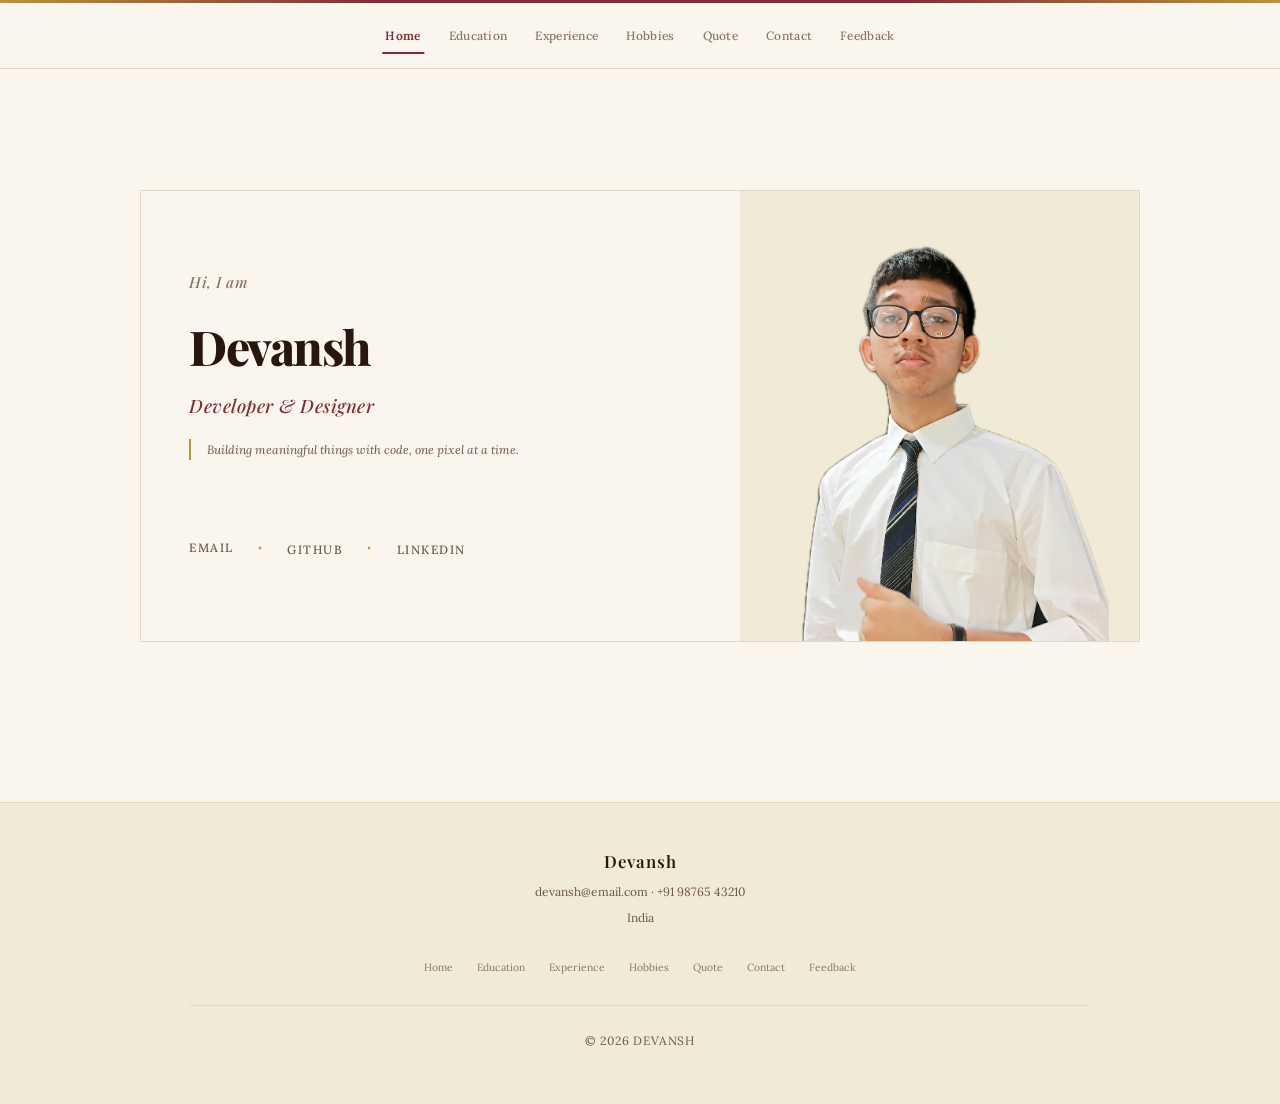
<file: HTML & CSS/index.html>
<!DOCTYPE html>
<html lang="en">

<head>
  <meta charset="UTF-8">
  <meta name="viewport" content="width=device-width, initial-scale=1.0">
  <title>Devansh — Personal Portfolio</title>
  <meta name="description" content="Welcome to Devansh's personal portfolio website.">
  <link rel="stylesheet" href="css/common.css">
  <link rel="stylesheet" href="css/home.css">
</head>

<body>

  <!-- NAVIGATION BAR -->

  <nav class="navbar">

    <div class="nav-container">

      <!-- Each <a> is a hyperlink to another page (W3: https://www.w3schools.com/tags/tag_a.asp) -->
      <!-- The "active" class highlights the current page link -->
      <a href="index.html" class="active">Home</a>
      <a href="education.html">Education</a>
      <a href="experience.html">Experience</a>
      <a href="hobbies.html">Hobbies</a>
      <a href="quote.html">Quote</a>
      <a href="contact.html">Contact</a>
      <a href="feedback.html">Feedback</a>

    </div>
  </nav>

  <!-- main card -->
  <main>
    <section class="hero-section" id="hero-section">

      <!-- .hero-card is the bordered card container -->
      <div class="hero-card">

        <!-- Left column: text content -->
        <div class="hero-left">
          <p class="greeting">Hi, I am</p>
          <h1>Devansh</h1>
          <p class="hero-role">Developer &amp; Designer</p>
          <p class="tagline">Building meaningful things with code, one pixel at a time.</p>


          <!-- Social links at the bottom of the left column -->
          <div class="home-links">
            <a href="mailto:devansh@email.com" title="Email me" aria-label="Email">Email</a>
            <a href="https://github.com/devansh" target="_blank" rel="noopener" title="GitHub" aria-label="GitHub">GitHub</a>
            <a href="https://linkedin.com/in/devansh" target="_blank" rel="noopener" title="LinkedIn" aria-label="LinkedIn">LinkedIn</a>
          </div>
        </div>

        <!-- Right column: portrait photo -->
        <div class="hero-right">
          <img
            src="images/My_Portrait.png"
            alt="Photo of Devansh — wearing formal shirt and tie"
            class="hero-portrait"
            id="profile-photo"
          >
        </div>

      </div>
    </section>
  </main>

  <!-- footer -->
  <footer class="footer">
    <div class="footer-content">

      <!-- Footer heading -->
      <h3>Devansh</h3>

      <!-- Contact details — plain text, no emojis -->
      <p>devansh@email.com · +91 98765 43210</p>
      <p>India</p>

      <!-- Page navigation links repeated in the footer -->
      <div class="footer-links">
        <a href="index.html">Home</a>
        <a href="education.html">Education</a>
        <a href="experience.html">Experience</a>
        <a href="hobbies.html">Hobbies</a>
        <a href="quote.html">Quote</a>
        <a href="contact.html">Contact</a>
        <a href="feedback.html">Feedback</a>
      </div>

      <!-- Copyright line -->
      <div class="footer-bottom">
        <p>&copy; 2026 Devansh</p>
      </div>

    </div>
  </footer>

</body>
</html>
</file>
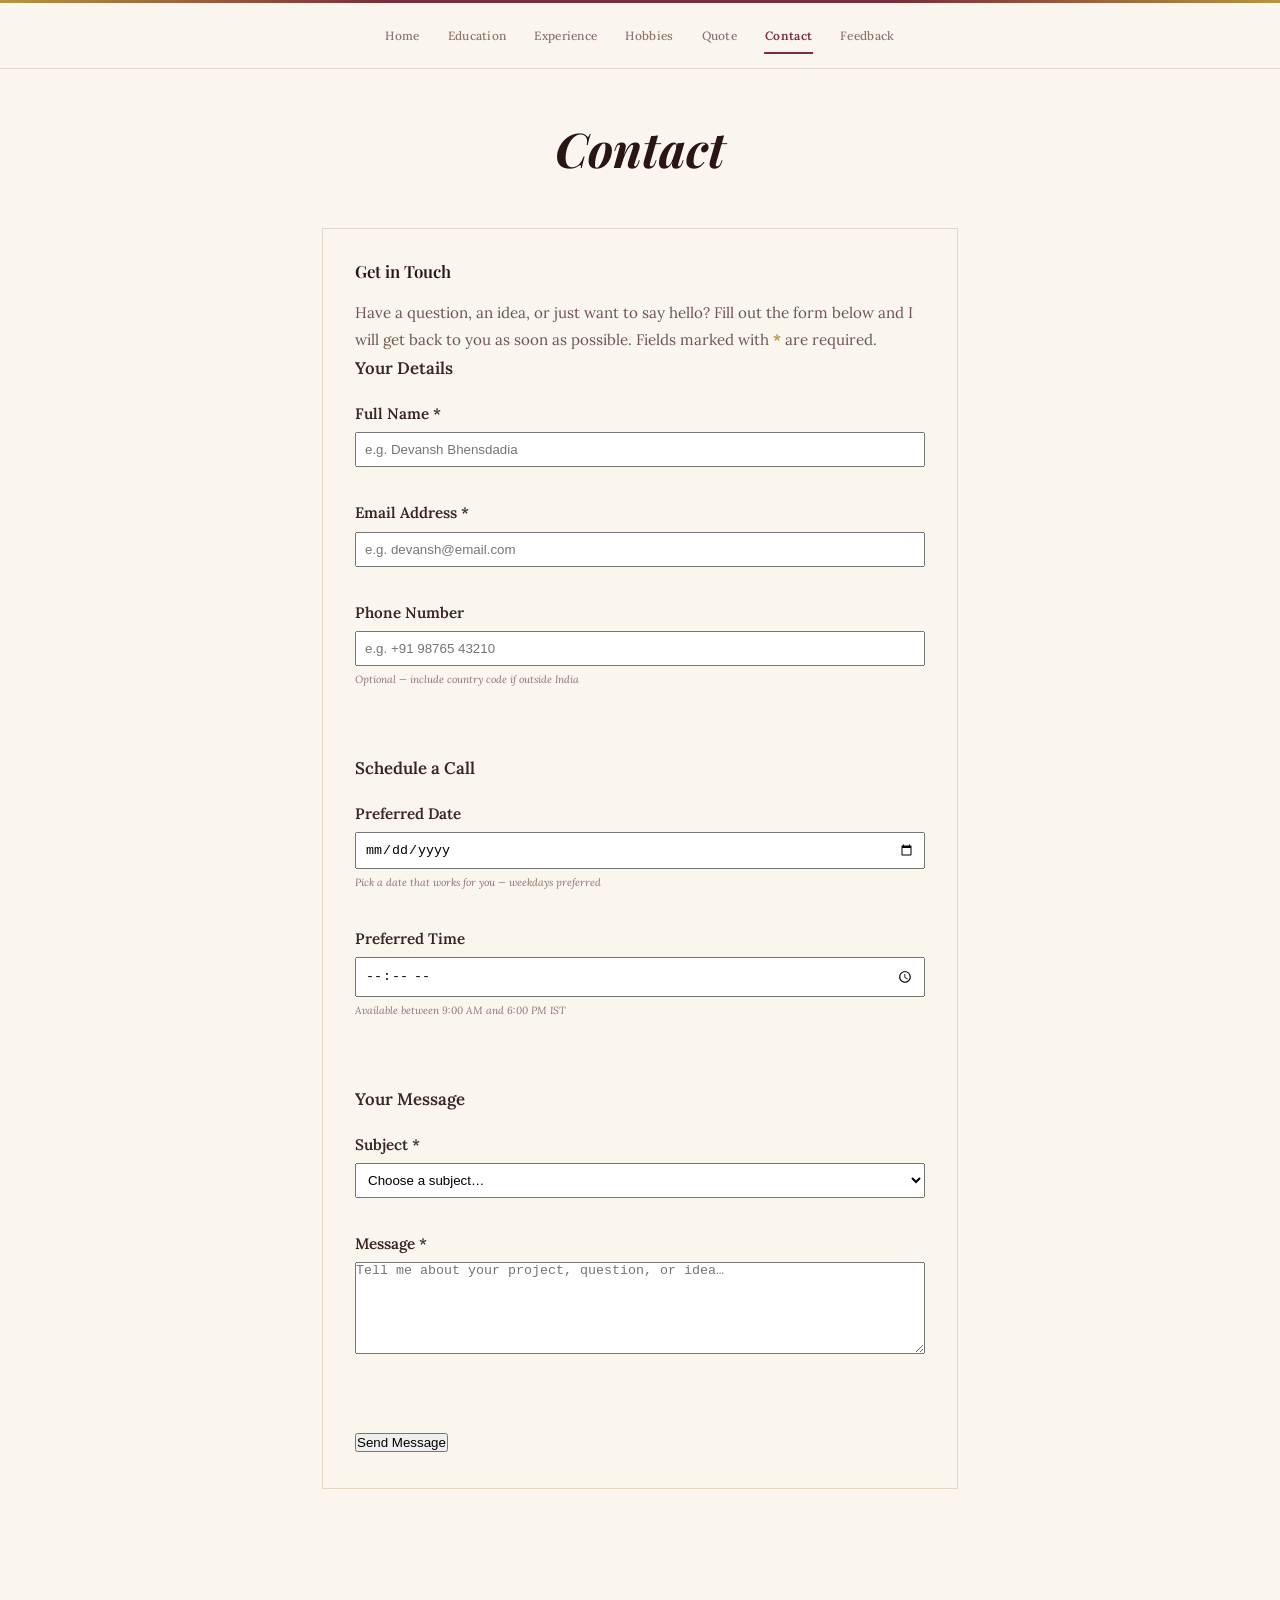
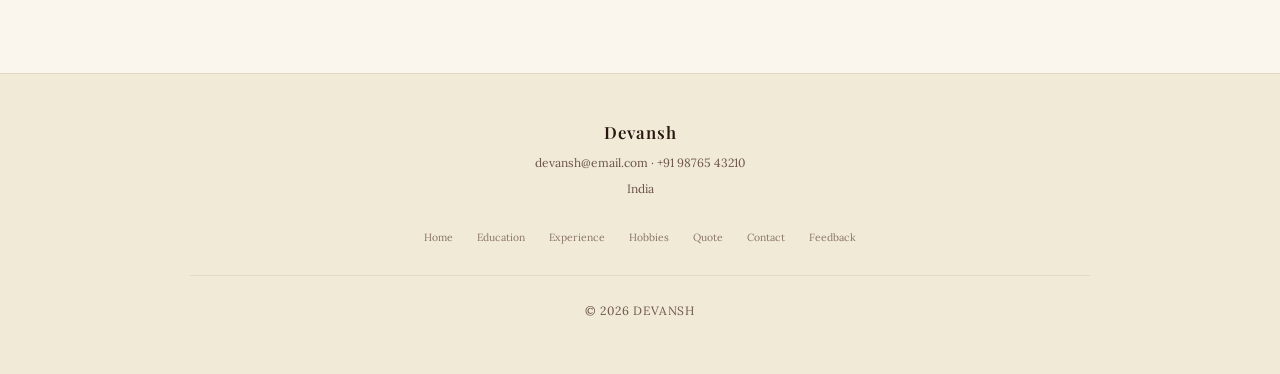
<file: HTML & CSS/contact.html>
<!DOCTYPE html>
<html lang="en">
<head>
  <meta charset="UTF-8">
  <meta name="viewport" content="width=device-width, initial-scale=1.0">
  <title>Contact — Devansh</title>
  <link rel="stylesheet" href="css/common.css">
  <link rel="stylesheet" href="css/contact.css">
</head>
<body>

  <!-- NAVIGATION BAR -->
  <nav class="navbar">
    <div class="nav-container">
      <a href="index.html">Home</a>
      <a href="education.html">Education</a>
      <a href="experience.html">Experience</a>
      <a href="hobbies.html">Hobbies</a>
      <a href="quote.html">Quote</a>
      <a href="contact.html" class="active">Contact</a>
      <a href="feedback.html">Feedback</a>
    </div>
  </nav>

  <!-- PAGE CONTENT -->
  <main class="page-wrapper">

    <!-- Page heading -->
    <h1 class="page-title">Contact</h1>

    <!-- .content-card wraps everything in a thin bordered box -->
    <div class="content-card">

      <!-- Card heading -->
      <h2>Get in Touch</h2>

      <!-- form's purpose. -->
      <p>
        Have a question, an idea, or just want to say hello? Fill out the
        form below and I will get back to you as soon as possible. Fields
        marked with <strong>*</strong> are required.
      </p>

      <!-- THE FORM -->
      <form action="#" method="post" id="contact-form">


        <!-- FIELDSET 1:-->
        <fieldset>
          <legend>Your Details</legend>

          <div class="form-group">
            <label for="contact-name">Full Name *</label>
            <input
              type="text"
              id="contact-name"
              name="full_name"
              placeholder="e.g. Devansh Bhensdadia"
              required
            >
          </div>

          <div class="form-group">
            <label for="contact-email">Email Address *</label>
            <input
              type="email"
              id="contact-email"
              name="email"
              placeholder="e.g. devansh@email.com"
              required
            >
          </div>

          <div class="form-group">
            <label for="contact-phone">Phone Number</label>
            <input
              type="tel"
              id="contact-phone"
              name="phone"
              placeholder="e.g. +91 98765 43210"
            >
            <!-- .form-hint — helper text below the input -->
            <small class="form-hint">Optional — include country code if outside India</small>
          </div>

        </fieldset>


        <!-- FIELDSET 2: -->
        <fieldset>
          <legend>Schedule a Call</legend>

          <!-- Preferred Date -->
          <div class="form-group">
            <label for="contact-date">Preferred Date</label>
            <input
              type="date"
              id="contact-date"
              name="preferred_date"
              min="2026-04-10"
            >
            <small class="form-hint">Pick a date that works for you — weekdays preferred</small>
          </div>

          <!-- Preferred Time -->
          <div class="form-group">
            <label for="contact-time">Preferred Time</label>
            <input
              type="time"
              id="contact-time"
              name="preferred_time"
              min="09:00"
              max="18:00"
            >
            <small class="form-hint">Available between 9:00 AM and 6:00 PM IST</small>
          </div>

        </fieldset>


        <!-- FIELDSET 3: -->
        <fieldset>
          <legend>Your Message</legend>

          <!-- Subject  -->
          <div class="form-group">
            <label for="contact-subject">Subject *</label>
            <select id="contact-subject" name="subject" required>
              
              <option value="" disabled selected>Choose a subject…</option>

              <option value="general">General Enquiry</option>
              <option value="collaboration">Project Collaboration</option>
              <option value="freelance">Freelance Opportunity</option>
              <option value="feedback">Feedback on Portfolio</option>
              <option value="other">Other</option>
            </select>
          </div>

          <!-- Message Body -->
          <div class="form-group">
            <label for="contact-message">Message *</label>
            <textarea
              id="contact-message"
              name="message"
              placeholder="Tell me about your project, question, or idea…"
              rows="6"
              required
            ></textarea>
          </div>

        </fieldset>


        <!-- Submit Button -->
        <button type="submit">Send Message</button>

      </form>

    </div>
  </main>

  <!-- FOOTER -->
  <footer class="footer">
    <div class="footer-content">
      <h3>Devansh</h3>
      <p>devansh@email.com · +91 98765 43210</p>
      <p>India</p>
      <div class="footer-links">
        <a href="index.html">Home</a>
        <a href="education.html">Education</a>
        <a href="experience.html">Experience</a>
        <a href="hobbies.html">Hobbies</a>
        <a href="quote.html">Quote</a>
        <a href="contact.html">Contact</a>
        <a href="feedback.html">Feedback</a>
      </div>
      <div class="footer-bottom">
        <p>&copy; 2026 Devansh</p>
      </div>
    </div>
  </footer>

</body>
</html>
</file>
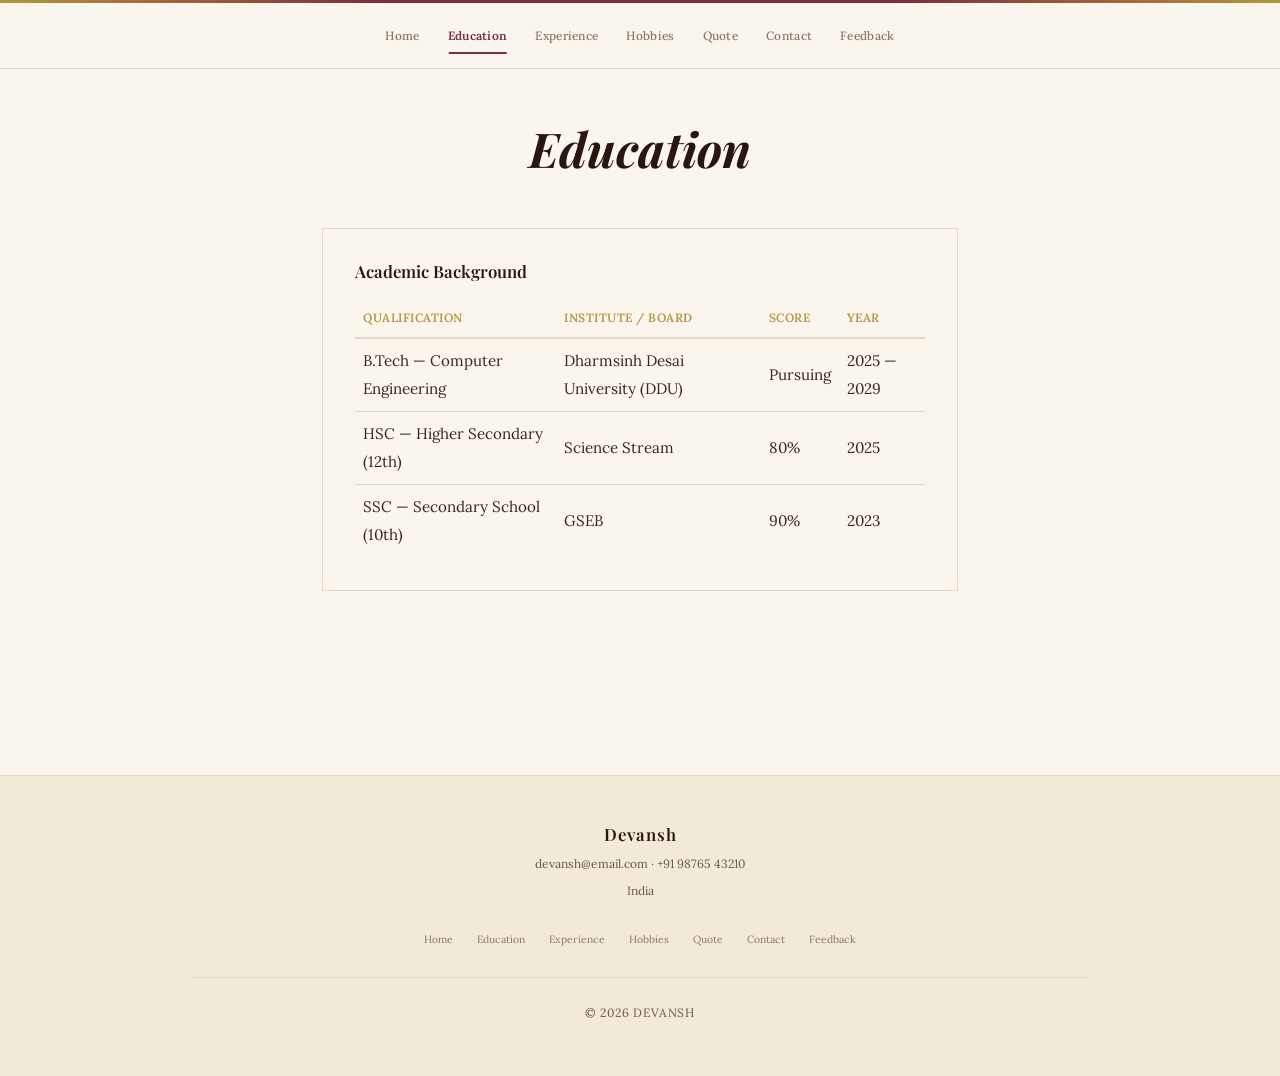
<file: HTML & CSS/education.html>
<!DOCTYPE html>
<html lang="en">
<head>
  <meta charset="UTF-8">
  <meta name="viewport" content="width=device-width, initial-scale=1.0">
  <title>Education — Devansh</title>
  <link rel="stylesheet" href="css/common.css">
  <link rel="stylesheet" href="css/education.css">
</head>
<body>

  <!-- Navbar -->
  <nav class="navbar">
    <div class="nav-container">
      <a href="index.html">Home</a>
      <a href="education.html" class="active">Education</a>
      <a href="experience.html">Experience</a>
      <a href="hobbies.html">Hobbies</a>
      <a href="quote.html">Quote</a>
      <a href="contact.html">Contact</a>
      <a href="feedback.html">Feedback</a>
    </div>
  </nav>

  <!-- Page content -->
  <main class="page-wrapper">
    <h1 class="page-title">Education</h1>

    <div class="content-card">
      <h2>Academic Background</h2>
      
      <table>
        <!-- Table header row -->
        <thead>
          <tr>
            <th>Qualification</th>
            <th>Institute / Board</th>
            <th>Score</th>
            <th>Year</th>
          </tr>
        </thead>
        <!-- Table body rows -->
        <tbody>
          <tr>
            <td>B.Tech — Computer Engineering</td>
            <td>Dharmsinh Desai University (DDU)</td>
            <td>Pursuing</td>
            <td>2025 — 2029</td>
          </tr>
          <tr>
            <td>HSC — Higher Secondary (12th)</td>
            <td>Science Stream</td>
            <td>80%</td>
            <td>2025</td>
          </tr>
          <tr>
            <td>SSC — Secondary School (10th)</td>
            <td>GSEB</td>
            <td>90%</td>
            <td>2023</td>
          </tr>
        </tbody>
      </table>
    </div>
  </main>

  <!-- Footer -->
  <footer class="footer">
    <div class="footer-content">
      <h3>Devansh</h3>
      <p>devansh@email.com · +91 98765 43210</p>
      <p>India</p>
      <div class="footer-links">
        <a href="index.html">Home</a>
        <a href="education.html">Education</a>
        <a href="experience.html">Experience</a>
        <a href="hobbies.html">Hobbies</a>
        <a href="quote.html">Quote</a>
        <a href="contact.html">Contact</a>
        <a href="feedback.html">Feedback</a>
      </div>
      <div class="footer-bottom">
        <p>&copy; 2026 Devansh</p>
      </div>
    </div>
  </footer>

</body>
</html>
</file>
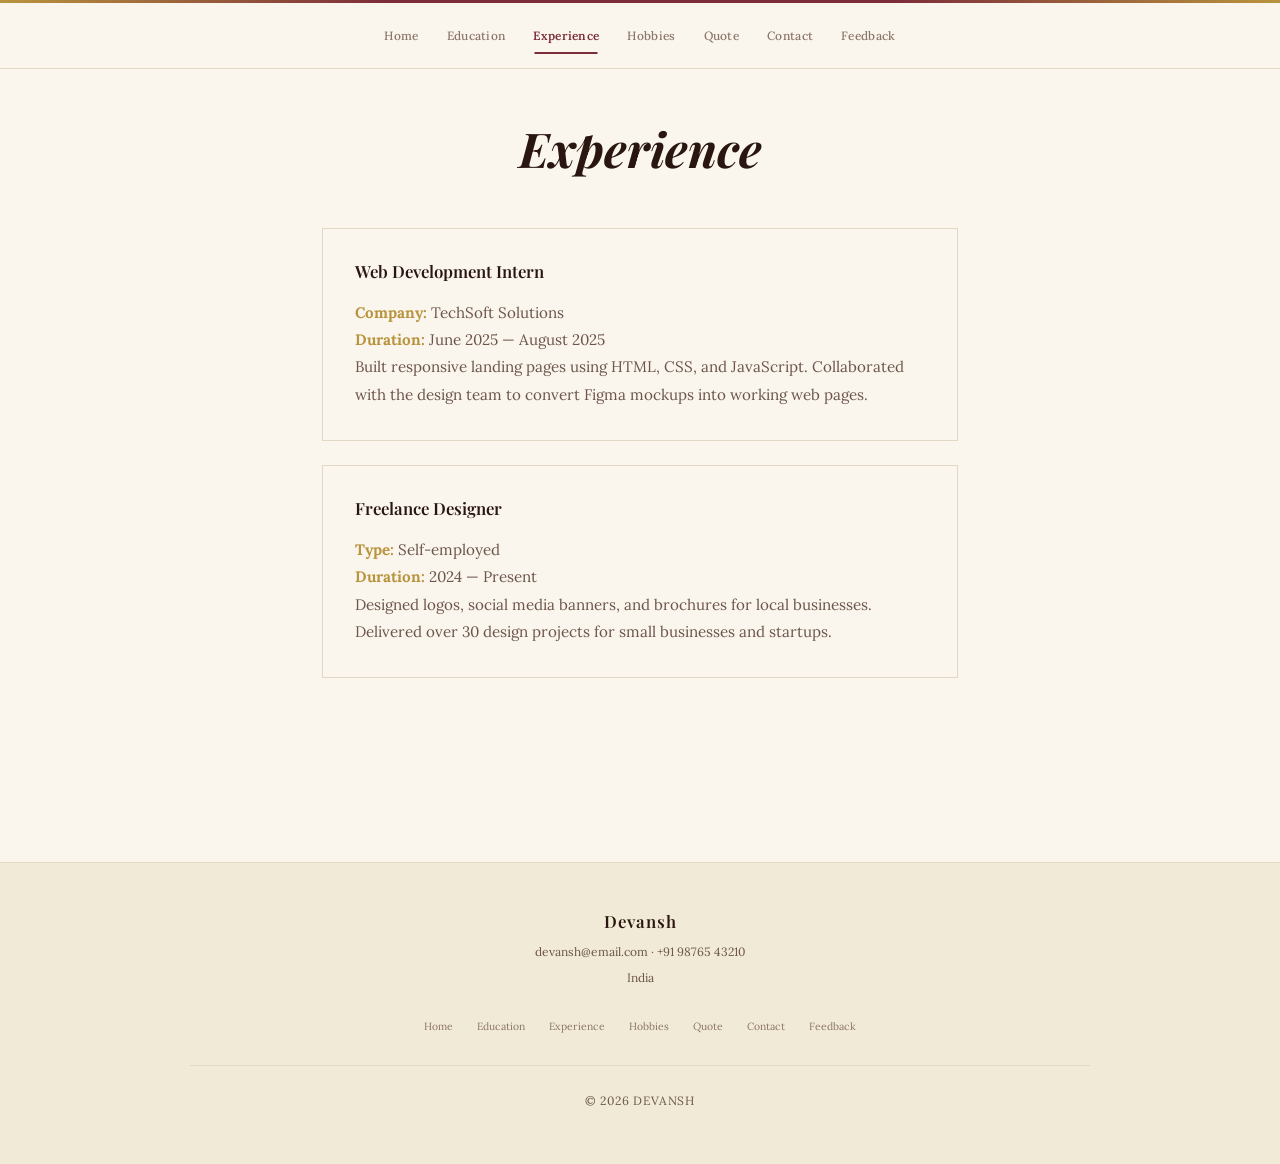
<file: HTML & CSS/experience.html>
<!DOCTYPE html>
<html lang="en">
<head>
  <meta charset="UTF-8">
  <meta name="viewport" content="width=device-width, initial-scale=1.0">
  <title>Experience — Devansh</title>
  <link rel="stylesheet" href="css/common.css">
</head>
<body>

  <!-- Navbar -->
  <nav class="navbar">
    <div class="nav-container">
      <a href="index.html">Home</a>
      <a href="education.html">Education</a>
      <a href="experience.html" class="active">Experience</a>
      <a href="hobbies.html">Hobbies</a>
      <a href="quote.html">Quote</a>
      <a href="contact.html">Contact</a>
      <a href="feedback.html">Feedback</a>
    </div>
  </nav>

  <!-- Page content -->
  <main class="page-wrapper">
    <h1 class="page-title">Experience</h1>

    <div class="content-card">
      <h2>Web Development Intern</h2>
      <p><strong>Company:</strong> TechSoft Solutions</p>
      <p><strong>Duration:</strong> June 2025 — August 2025</p>
      <p>Built responsive landing pages using HTML, CSS, and JavaScript. Collaborated with the design team to convert Figma mockups into working web pages.</p>
    </div>

    <div class="content-card">
      <h2>Freelance Designer</h2>
      <p><strong>Type:</strong> Self-employed</p>
      <p><strong>Duration:</strong> 2024 — Present</p>
      <p>Designed logos, social media banners, and brochures for local businesses. Delivered over 30 design projects for small businesses and startups.</p>
    </div>
  </main>

  <!-- Footer -->
  <footer class="footer">
    <div class="footer-content">
      <h3>Devansh</h3>
      <p>devansh@email.com · +91 98765 43210</p>
      <p>India</p>
      <div class="footer-links">
        <a href="index.html">Home</a>
        <a href="education.html">Education</a>
        <a href="experience.html">Experience</a>
        <a href="hobbies.html">Hobbies</a>
        <a href="quote.html">Quote</a>
        <a href="contact.html">Contact</a>
        <a href="feedback.html">Feedback</a>
      </div>
      <div class="footer-bottom">
        <p>&copy; 2026 Devansh</p>
      </div>
    </div>
  </footer>

</body>
</html>
</file>
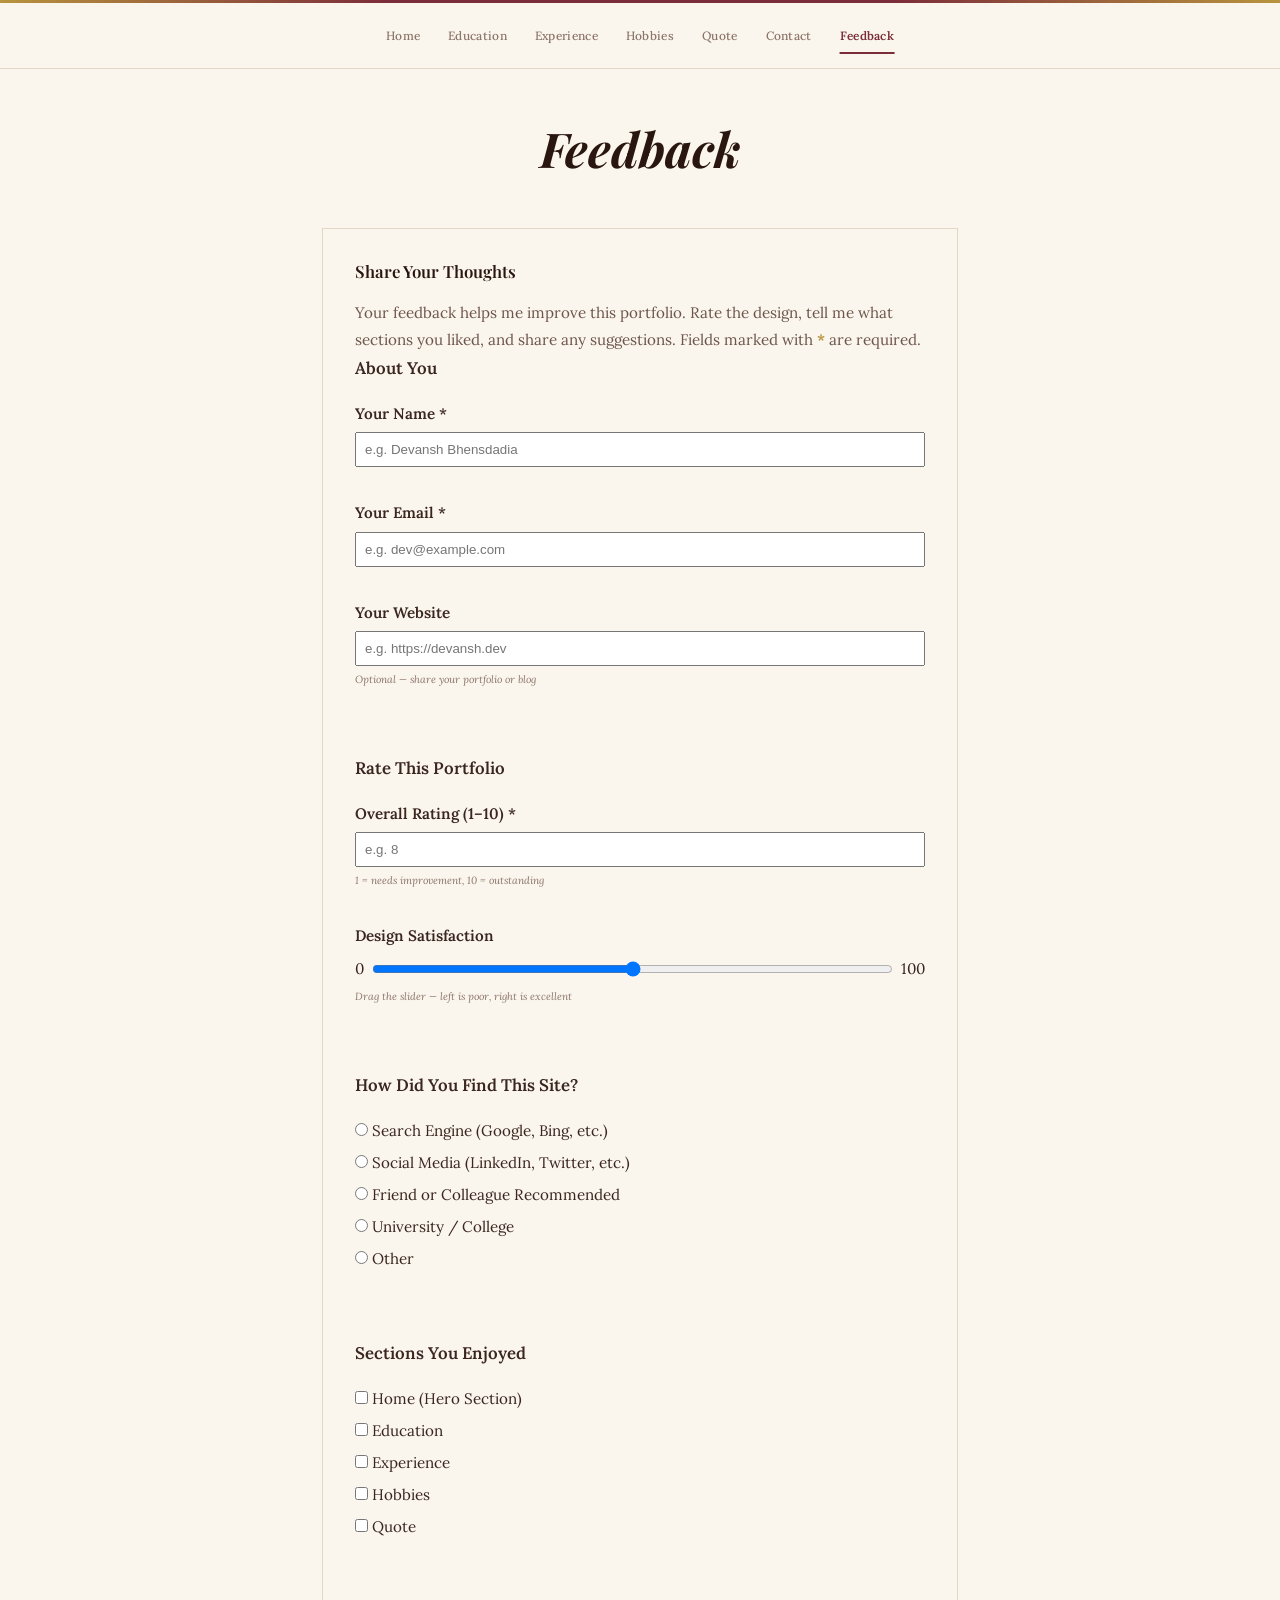
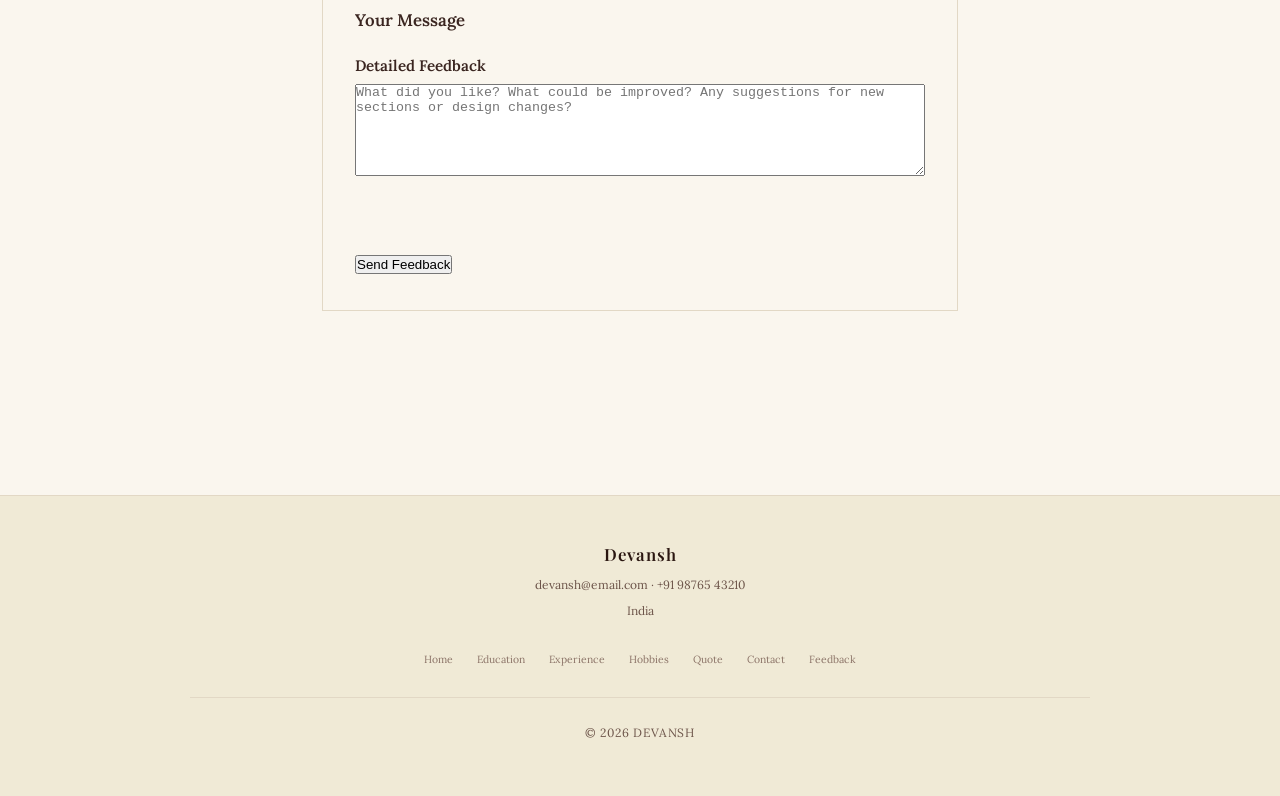
<file: HTML & CSS/feedback.html>
<!DOCTYPE html>
<html lang="en">
<head>
  <meta charset="UTF-8">
  <meta name="viewport" content="width=device-width, initial-scale=1.0">
  <title>Feedback — Devansh</title>
  <link rel="stylesheet" href="css/common.css">
  <link rel="stylesheet" href="css/feedback.css">
</head>
<body>

  <!-- NAVIGATION BAR -->
  <nav class="navbar">
    <div class="nav-container">
      <a href="index.html">Home</a>
      <a href="education.html">Education</a>
      <a href="experience.html">Experience</a>
      <a href="hobbies.html">Hobbies</a>
      <a href="quote.html">Quote</a>
      <a href="contact.html">Contact</a>
      <a href="feedback.html" class="active">Feedback</a>
    </div>
  </nav>

  <!-- PAGE CONTENT -->
  <main class="page-wrapper">

    <h1 class="page-title">Feedback</h1>

    <div class="content-card">

      <h2>Share Your Thoughts</h2>

      <p>
        Your feedback helps me improve this portfolio. Rate the design,
        tell me what sections you liked, and share any suggestions.
        Fields marked with <strong>*</strong> are required.
      </p>

      <!-- ──────────────────────────────────────────────────────────
           THE FORM
           ────────────────────────────────────────────────────────── -->
      <form action="#" method="post" id="feedback-form">


        <!-- FIELDSET 1: -->
        <fieldset>
          <legend>About You</legend>

          <!-- Name -->
          <div class="form-group">
            <label for="feedback-name">Your Name *</label>
            <input
              type="text"
              id="feedback-name"
              name="name"
              placeholder="e.g. Devansh Bhensdadia"
              required
            >
          </div>

          <!-- Email  -->
          <div class="form-group">
            <label for="feedback-email">Your Email *</label>
            <input
              type="email"
              id="feedback-email"
              name="email"
              placeholder="e.g. dev@example.com"
              required
            >
          </div>

          <!--Website-->
          <div class="form-group">
            <label for="feedback-website">Your Website</label>
            <input
              type="url"
              id="feedback-website"
              name="website"
              placeholder="e.g. https://devansh.dev"
            >
            <small class="form-hint">Optional — share your portfolio or blog</small>
          </div>

        </fieldset>


        <!-- FIELDSET 2: -->
        <fieldset>
          <legend>Rate This Portfolio</legend>

          <!-- Overall Rating -->
          <div class="form-group">
            <label for="feedback-rating">Overall Rating (1–10) *</label>
            <input
              type="number"
              id="feedback-rating"
              name="rating"
              min="1"
              max="10"
              step="1"
              placeholder="e.g. 8"
              required
            >
            <small class="form-hint">1 = needs improvement, 10 = outstanding</small>
          </div>

          <!-- Design Satisfaction  -->
          <div class="form-group">
            <label for="feedback-design">Design Satisfaction</label>
            <div class="range-wrap">
              <span>0</span>
              <input
                type="range"
                id="feedback-design"
                name="design_score"
                min="0"
                max="100"
                value="50"
              >
              <span>100</span>
            </div>
            <small class="form-hint">Drag the slider — left is poor, right is excellent</small>
          </div>

        </fieldset>


        <!-- FIELDSET 3: -->
        <fieldset>
          <legend>How Did You Find This Site?</legend>

          <div class="form-group">

            <label class="option-label">
              <input type="radio" name="referral" value="search_engine">
              Search Engine (Google, Bing, etc.)
            </label>

            <label class="option-label">
              <input type="radio" name="referral" value="social_media">
              Social Media (LinkedIn, Twitter, etc.)
            </label>

            <label class="option-label">
              <input type="radio" name="referral" value="friend">
              Friend or Colleague Recommended
            </label>

            <label class="option-label">
              <input type="radio" name="referral" value="university">
              University / College
            </label>

            <label class="option-label">
              <input type="radio" name="referral" value="other">
              Other
            </label>

          </div>
        </fieldset>


        <!-- FIELDSET 4: -->
        <fieldset>
          <legend>Sections You Enjoyed</legend>

          <div class="form-group">

            <label class="option-label">
              <input type="checkbox" name="enjoyed_sections" value="home">
              Home (Hero Section)
            </label>

            <label class="option-label">
              <input type="checkbox" name="enjoyed_sections" value="education">
              Education
            </label>

            <label class="option-label">
              <input type="checkbox" name="enjoyed_sections" value="experience">
              Experience
            </label>


            <label class="option-label">
              <input type="checkbox" name="enjoyed_sections" value="hobbies">
              Hobbies
            </label>

            <label class="option-label">
              <input type="checkbox" name="enjoyed_sections" value="quote">
              Quote
            </label>

          </div>
        </fieldset>



        <!-- FIELDSET 5:  -->
        <fieldset>
          <legend>Your Message</legend>

          <div class="form-group">
            <label for="feedback-message">Detailed Feedback</label>
            <textarea
              id="feedback-message"
              name="message"
              placeholder="What did you like? What could be improved? Any suggestions for new sections or design changes?"
              rows="6"
            ></textarea>
          </div>
        </fieldset>


        <!-- Submit Button  -->
        <button type="submit">Send Feedback</button>

      </form>

    </div>
  </main>

  <!-- FOOTER -->
  <footer class="footer">
    <div class="footer-content">
      <h3>Devansh</h3>
      <p>devansh@email.com · +91 98765 43210</p>
      <p>India</p>
      <div class="footer-links">
        <a href="index.html">Home</a>
        <a href="education.html">Education</a>
        <a href="experience.html">Experience</a>
        <a href="hobbies.html">Hobbies</a>
        <a href="quote.html">Quote</a>
        <a href="contact.html">Contact</a>
        <a href="feedback.html">Feedback</a>
      </div>
      <div class="footer-bottom">
        <p>&copy; 2026 Devansh</p>
      </div>
    </div>
  </footer>

</body>
</html>
</file>
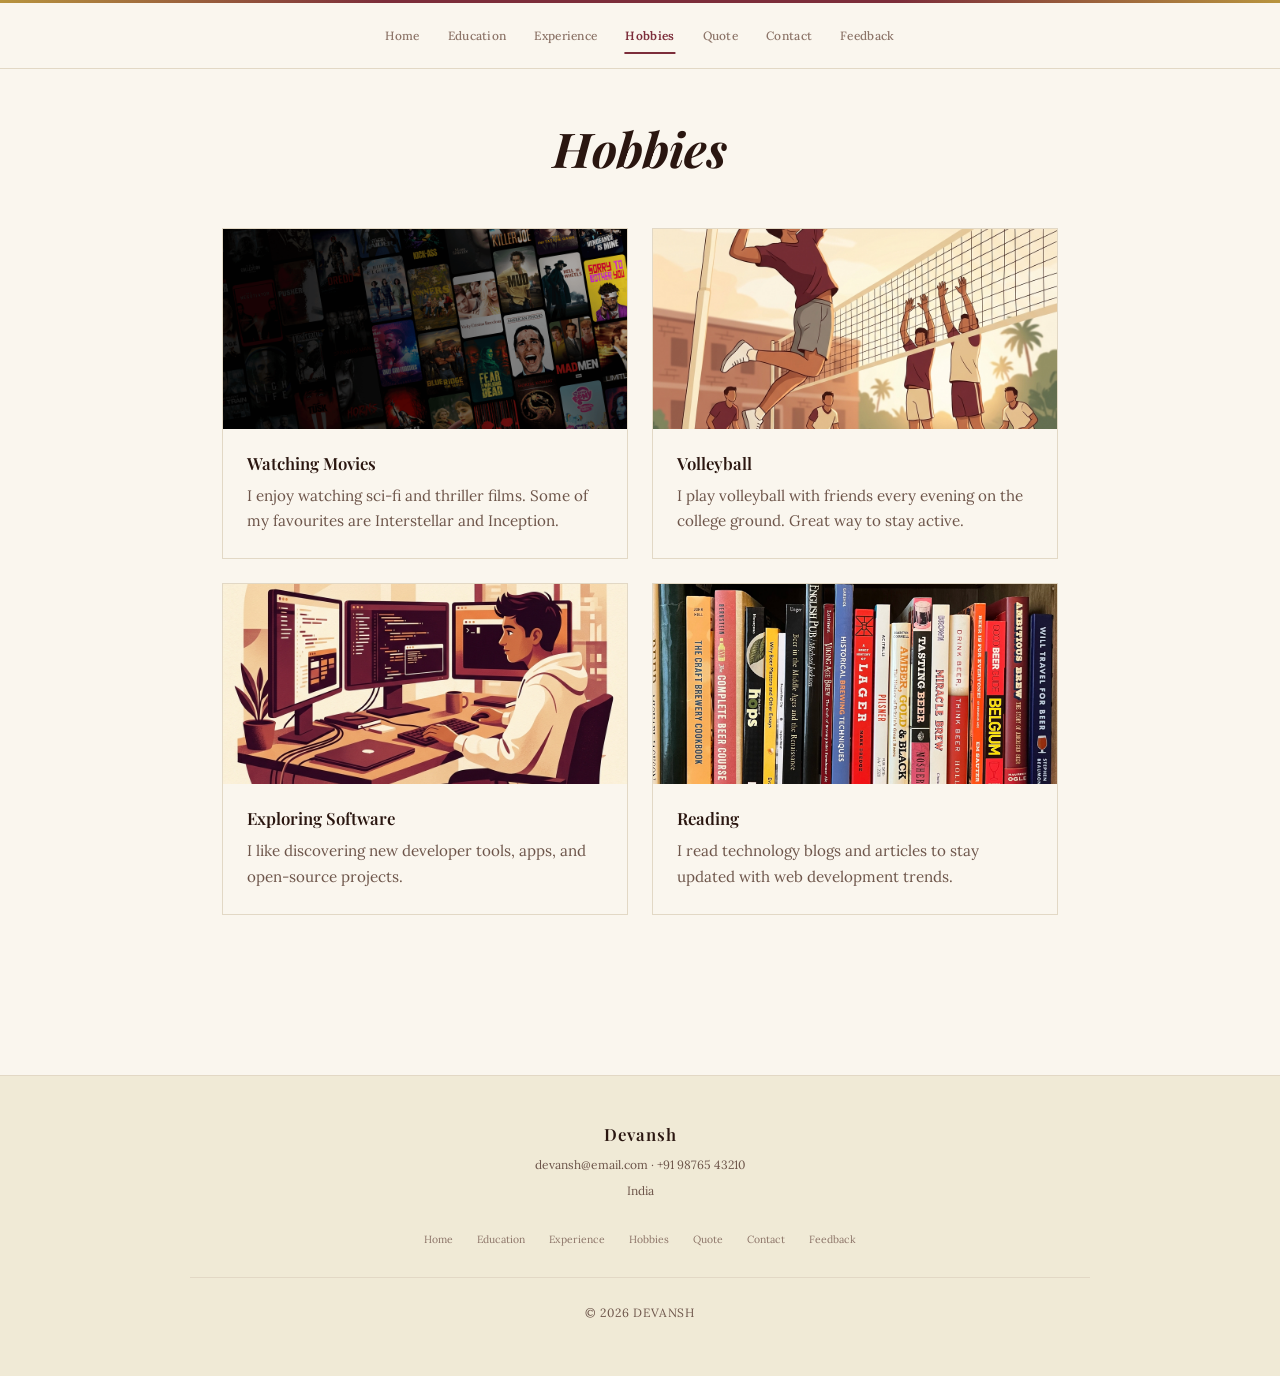
<file: HTML & CSS/hobbies.html>
<!-- HOBBIES PAGE — Image cards for each hobby -->
<!DOCTYPE html>
<html lang="en">
<head>
  <meta charset="UTF-8">
  <meta name="viewport" content="width=device-width, initial-scale=1.0">
  <title>Hobbies — Devansh</title>
  <link rel="stylesheet" href="css/common.css">
  <link rel="stylesheet" href="css/hobbies.css">
</head>
<body>

  <!-- Navbar -->
  <nav class="navbar">
    <div class="nav-container">
      <a href="index.html">Home</a>
      <a href="education.html">Education</a>
      <a href="experience.html">Experience</a>
      <a href="hobbies.html" class="active">Hobbies</a>
      <a href="quote.html">Quote</a>
      <a href="contact.html">Contact</a>
      <a href="feedback.html">Feedback</a>
    </div>
  </nav>

  <!-- Page content -->
  <main class="page-wrapper-wide">
    <h1 class="page-title">Hobbies</h1>

    <!-- Two-column grid of hobby cards with images -->
    <div class="hobby-grid">

      <div class="hobby-card">
        <img src="images/hobby_movies.png" alt="Watching movies illustration">
        <div class="hobby-info">
          <h2>Watching Movies</h2>
          <p>I enjoy watching sci-fi and thriller films. Some of my favourites are Interstellar and Inception.</p>
        </div>
      </div>

      <div class="hobby-card">
        <img src="images/hobby_volleyball.png" alt="Volleyball game illustration">
        <div class="hobby-info">
          <h2>Volleyball</h2>
          <p>I play volleyball with friends every evening on the college ground. Great way to stay active.</p>
        </div>
      </div>

      <div class="hobby-card">
        <img src="images/hobby_software.png" alt="Software exploration illustration">
        <div class="hobby-info">
          <h2>Exploring Software</h2>
          <p>I like discovering new developer tools, apps, and open-source projects.</p>
        </div>
      </div>

      <div class="hobby-card">
        <img src="images/hobby_reading.png" alt="Reading blogs illustration">
        <div class="hobby-info">
          <h2>Reading</h2>
          <p>I read technology blogs and articles to stay updated with web development trends.</p>
        </div>
      </div>

    </div>
  </main>

  <!-- Footer -->
  <footer class="footer">
    <div class="footer-content">
      <h3>Devansh</h3>
      <p>devansh@email.com · +91 98765 43210</p>
      <p>India</p>
      <div class="footer-links">
        <a href="index.html">Home</a>
        <a href="education.html">Education</a>
        <a href="experience.html">Experience</a>
        <a href="hobbies.html">Hobbies</a>
        <a href="quote.html">Quote</a>
        <a href="contact.html">Contact</a>
        <a href="feedback.html">Feedback</a>
      </div>
      <div class="footer-bottom">
        <p>&copy; 2026 Devansh</p>
      </div>
    </div>
  </footer>

</body>
</html>
</file>
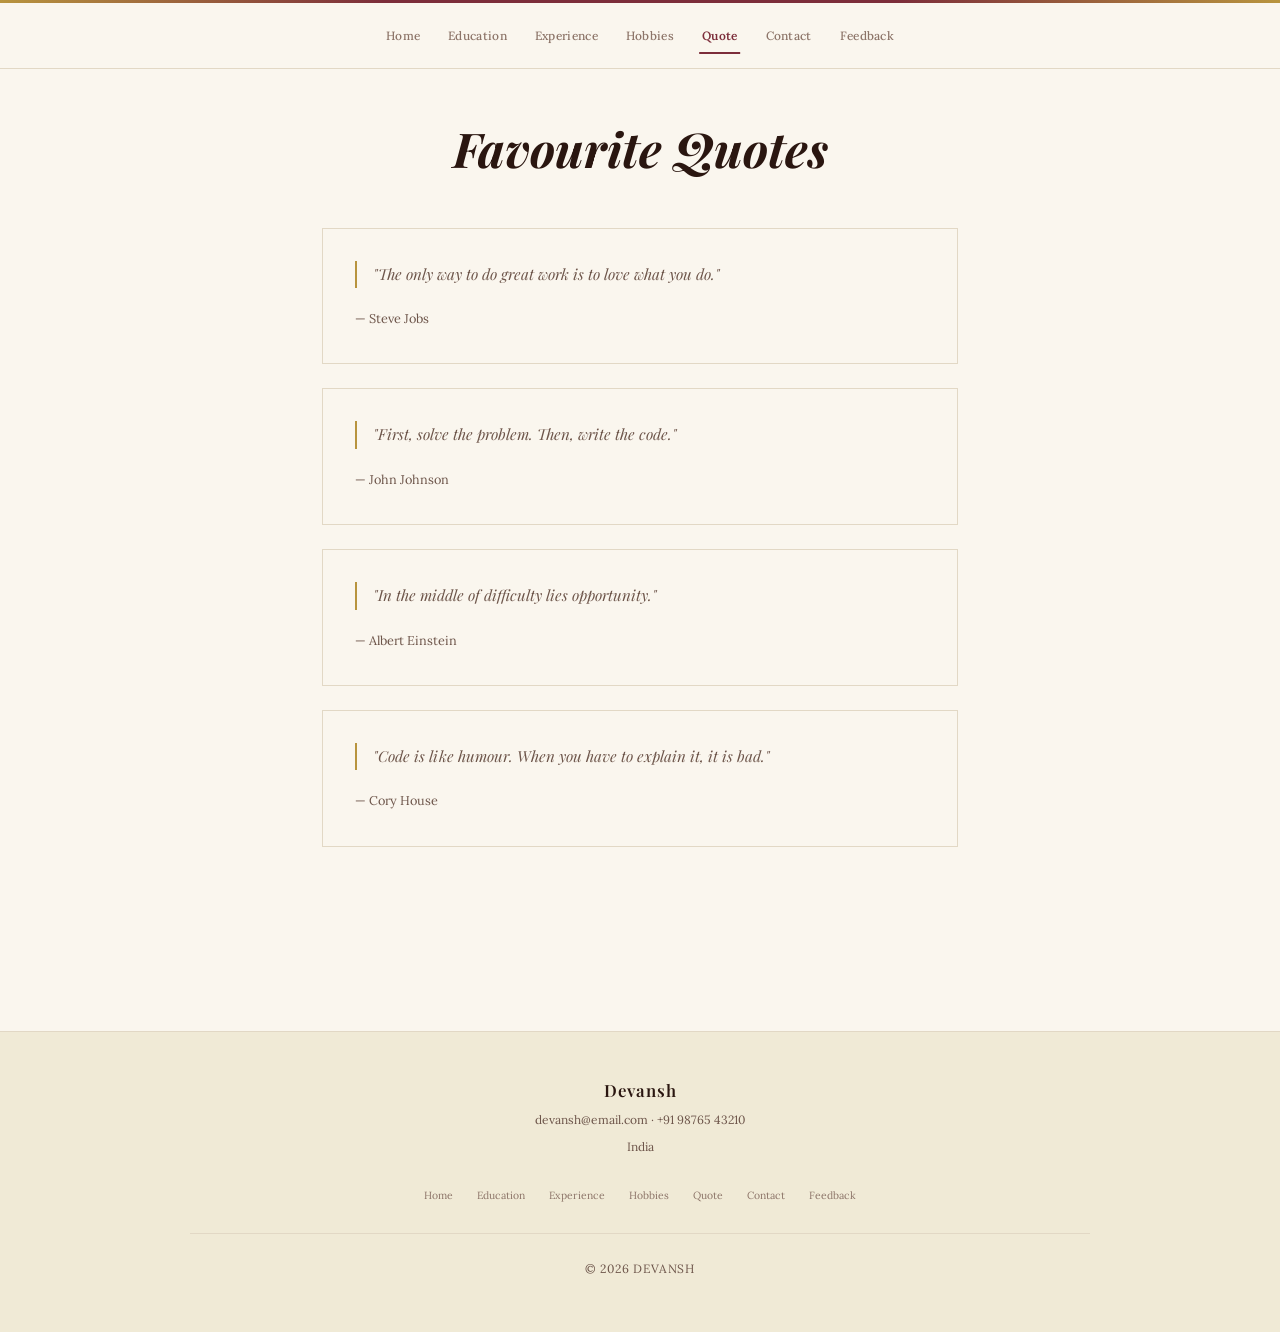
<file: HTML & CSS/quote.html>
<!-- Favourite quotes -->
<!DOCTYPE html>
<html lang="en">
<head>
  <meta charset="UTF-8">
  <meta name="viewport" content="width=device-width, initial-scale=1.0">
  <title>Quotes — Devansh</title>
  <link rel="stylesheet" href="css/common.css">
  <link rel="stylesheet" href="css/quote.css">
</head>
<body>

  <!-- Navbar -->
  <nav class="navbar">
    <div class="nav-container">
      <a href="index.html">Home</a>
      <a href="education.html">Education</a>
      <a href="experience.html">Experience</a>
      <a href="hobbies.html">Hobbies</a>
      <a href="quote.html" class="active">Quote</a>
      <a href="contact.html">Contact</a>
      <a href="feedback.html">Feedback</a>
    </div>
  </nav>

  <!-- Page content -->
  <main class="page-wrapper">
    <h1 class="page-title">Favourite Quotes</h1>

    <div class="content-card">
      <p class="quote-text">"The only way to do great work is to love what you do."</p>
      <p><small>— Steve Jobs</small></p>
    </div>

    <div class="content-card">
      <p class="quote-text">"First, solve the problem. Then, write the code."</p>
      <p><small>— John Johnson</small></p>
    </div>

    <div class="content-card">
      <p class="quote-text">"In the middle of difficulty lies opportunity."</p>
      <p><small>— Albert Einstein</small></p>
    </div>

    <div class="content-card">
      <p class="quote-text">"Code is like humour. When you have to explain it, it is bad."</p>
      <p><small>— Cory House</small></p>
    </div>
  </main>

  <!-- Footer -->
  <footer class="footer">
    <div class="footer-content">
      <h3>Devansh</h3>
      <p>devansh@email.com · +91 98765 43210</p>
      <p>India</p>
      <div class="footer-links">
        <a href="index.html">Home</a>
        <a href="education.html">Education</a>
        <a href="experience.html">Experience</a>
        <a href="hobbies.html">Hobbies</a>
        <a href="quote.html">Quote</a>
        <a href="contact.html">Contact</a>
        <a href="feedback.html">Feedback</a>
      </div>
      <div class="footer-bottom">
        <p>&copy; 2026 Devansh</p>
      </div>
    </div>
  </footer>

</body>
</html>
</file>
<file: HTML & CSS/css/common.css>
@import url('https://fonts.googleapis.com/css2?family=Lora:ital,wght@0,400;0,500;0,600;0,700;1,400;1,500&family=Playfair+Display:ital,wght@0,400;0,500;0,600;0,700;0,800;1,400;1,500;1,600&display=swap');



*,
*::before,
*::after {
  margin: 0;
  padding: 0;
  box-sizing: border-box;
}

/* the defaults */
body {
  font-family: 'Lora', Georgia, 'Times New Roman', serif;   
  background-color: #FAF6EE;   
  color: #3A2520;               
  font-size: 0.95rem;     
  line-height: 1.85;        
  min-height: 100vh;         
  overflow-x: hidden;       
}

/* Thin strip at the very top of every page.*/
body::before {
  content: "";
  display: block;
  height: 3px;
  background: linear-gradient(90deg,
      #B8943E 0%,        
      #7C2D3A 30%,       
      #7C2D3A 70%,     
      #B8943E 100%    
    );
}

/* All headings */
h1, h2, h3, h4, h5, h6 {
  font-family: 'Playfair Display', Georgia, serif;   
  color: #2A1610;  
  line-height: 1.3;
  font-weight: 600; 
}

/* All links -remove underline, use burgundy color */
a {
  text-decoration: none;
  color: #7C2D3A;   /* burgundy */
}


a:hover {
  color: #5E1F2B; 
}

/* Make images fit their container */
img {
  max-width: 100%;
  height: auto;
  display: block;
}

/* Remove bullet points from lists */
ul {
  list-style: none;
}


/* ================================================================
   NAVIGATION BAR
   ================================================================ */

/* The navbar container */
.navbar {
  position: sticky;              
  top: 0;
  z-index: 1000;                 
  background: rgba(250, 246, 238, 0.95);   
  border-bottom: 1px solid #E2D8C5;        
  padding: 0.9rem 2rem;
}

/* Centers the nav links and limits their width */
.nav-container {
  max-width: 900px;
  margin: 0 auto;               
  display: flex;                
  justify-content: center;       
  align-items: center;
  gap: 0.25rem;                 
  flex-wrap: wrap;              
}

/* Individual nav link styles */
.nav-container a {
  color: #8C7468;              
  padding: 0.45rem 0.75rem;
  font-size: 0.75rem;          
  font-weight: 500;
  font-family: 'Lora', Georgia, serif;
  letter-spacing: 0.3px;
  position: relative;            
}

/* Animated underline. on hover */
.nav-container a::after {
  content: "";
  position: absolute;
  bottom: 0;
  left: 50%;
  width: 0;                     
  height: 1.5px;
  background: #7C2D3A;          
  transform: translateX(-50%);   
  transition: width 0.2s ease;   
}

/* Show the underline on hover or on the active (current) page link */
.nav-container a:hover::after,
.nav-container a.active::after {
  width: 70%;
}

/* Change link text color on hover */
.nav-container a:hover {
  color: #7C2D3A;   
}

/* Active link */
.nav-container a.active {
  color: #7C2D3A;   
  font-weight: 600;
}


/* ================================================================
   FOOTER
   ================================================================ */

.footer {
  background: #F0EAD6;                 
  border-top: 1px solid #E2D8C5;       
  padding: 3rem 2rem;
  margin-top: 7rem;                    
  text-align: center;
}

/* Limits footer content width for readability */
.footer-content {
  max-width: 900px;
  margin: 0 auto;
}

/* Footer heading  */
.footer h3 {
  font-size: 1.05rem;
  font-weight: 600;
  margin-bottom: 0.5rem;
  letter-spacing: 1px;
}

/* Footer paragraphs (email, phone, location) */
.footer p {
  color: #6D554A;   /* muted brown */
  font-size: 0.75rem;
  margin-bottom: 0.25rem;
}

/* Footer navigation links in a row */
.footer-links {
  display: flex;
  justify-content: center;
  gap: 0.5rem;
  margin-top: 1.5rem;
  flex-wrap: wrap;
}

/* Individual footer link */
.footer-links a {
  color: #8C7468;   /* warm grey-brown */
  padding: 0.25rem 0.5rem;
  font-size: 0.65rem;   /* tiny text */
  font-family: 'Lora', Georgia, serif;
}

.footer-links a:hover {
  color: #7C2D3A;   /* burgundy */
}

/* Copyright line at the bottom */
.footer-bottom {
  margin-top: 1.5rem;
  padding-top: 1.5rem;
  border-top: 1px solid #E2D8C5;   /* warm beige separator */
  color: #8C7468;
  font-size: 0.65rem;
  letter-spacing: 0.8px;
  text-transform: uppercase;
}


/* ================================================================
   INNER PAGE BUILDING BLOCKS
   ================================================================ */

/* Centers page content and limits width to 700px */
.page-wrapper {
  max-width: 700px;
  margin: 0 auto;       
  padding: 3rem 2rem;
}

/* Wider version (900px) for pages with grids like hobbies */
.page-wrapper-wide {
  max-width: 900px;
  margin: 0 auto;
  padding: 3rem 2rem;
}

/* Big heading at the top of every inner page */
.page-title {
  font-family: 'Playfair Display', Georgia, serif;
  font-size: 3rem;            
  font-weight: 700;
  font-style: italic;
  color: #2A1610;              
  text-align: center;
  margin-bottom: 3rem;
}

/* Bordered card — the main container for page content */
.content-card {
  border: 1px solid #E2D8C5;  
  padding: 2rem;
  margin-bottom: 1.5rem;
}

/* Card heading */
.content-card h2 {
  font-size: 1.05rem;
  font-weight: 600;
  margin-bottom: 1rem;
  color: #2A1610;   
}

/* Card body text */
.content-card p {
  color: #6D554A;  
  font-size: 0.95rem;
  line-height: 1.8;
}

/* Bold labels inside cards show in gold (e.g. "University:", "Company:") */
.content-card strong {
  color: #B8943E;   
}


/* ================================================================
   MOBILE LAYOUT
   ================================================================ */

@media (max-width: 768px) {

  /* Navbar links get smaller on mobile */
  .nav-container a {
    padding: 0.35rem 0.5rem;
    font-size: 0.65rem;
  }

  /* Less side padding on inner pages */
  .page-wrapper,
  .page-wrapper-wide {
    padding: 2rem 1rem;
  }
}
</file>
<file: HTML & CSS/css/home.css>
/* Outer section — adds padding around the hero card */
.hero-section {
  padding: 3rem 2rem;
}

/* The card itself — two columns side by side */
.hero-card {
  max-width: 1000px;
  margin-top: 6%;
  margin-left: auto;
  margin-right: auto;
  display: flex;                
  border: 1px solid #E2D8C5;   
  overflow: hidden;            
}


/* ----------------------------------------------------------------
   LEFT COLUMN — Text Content
   ---------------------------------------------------------------- */

.hero-left {
  flex: 1;                      
  padding: 4.5rem 3rem;       
  display: flex;
  flex-direction: column;      
  justify-content: center;      
}

/* "Hi, I am" greeting*/
.hero-left .greeting {
  font-family: 'Playfair Display', Georgia, serif;
  font-size: 0.95rem;
  color: #8C7468;              
  font-style: italic;
  font-weight: 500;
  margin-bottom: 1.5rem;
  letter-spacing: 0.5px;
}

/* Main name heading */
.hero-left h1 {
  font-size: 3rem;              
  font-weight: 800;             
  color: #2A1610;               
  line-height: 1.1;
  letter-spacing: -1.5px;       
  margin-bottom: 1rem;
}

/* Role subtitle */
.hero-role {
  font-family: 'Playfair Display', Georgia, serif;
  font-size: 1.15rem;
  color: #7C2D3A;               
  font-style: italic;
  font-weight: 500;
  margin-bottom: 1rem;
  letter-spacing: 0.5px;
}

/* Tagline with a gold left border */
.hero-left .tagline {
  color: #6D554A;              
  font-size: 0.75rem;
  font-style: italic;
  margin-bottom: 4.5rem;
  padding-left: 1rem;
  border-left: 2px solid #B8943E;  
  max-width: 380px;
  line-height: 1.8;
}


/* ----------------------------------------------------------------
   SOCIAL LINKS
   ---------------------------------------------------------------- */

.home-links {
  display: flex;
  align-items: center;
  gap: 1.5rem;
}

/* Each social link */
.home-links a {
  color: #6D554A;               
  font-family: 'Lora', Georgia, serif;
  font-size: 0.75rem;
  font-weight: 500;
  letter-spacing: 1.5px;
  text-transform: uppercase;    
}

.home-links a:hover {
  color: #7C2D3A;             
}

/* Gold dot separator between links */
.home-links a:not(:first-child)::before {
  content: "·";               
  margin-right: 1.5rem;
  color: #B8943E;              
  font-weight: 700;
  font-size: 1.1rem;
}


/* ----------------------------------------------------------------
   RIGHT COLUMN
   ---------------------------------------------------------------- */

.hero-right {
  flex: 0 0 40%;                
  background: #F0EAD6;         
  display: flex;
  align-items: flex-end;         
  justify-content: center;
  overflow: hidden;
  min-height: 450px;
}


.hero-portrait {
  width: 85%;
  height: auto;
  object-fit: contain;            
  object-position: center bottom; /* anchor to bottom */
  display: block;
}


/* ================================================================
   MOBILE LAYOUT — 
   ================================================================ */

@media (max-width: 768px) {

  .hero-section {
    padding: 1.5rem 1rem;
  }

  /* Stack columns vertically */
  .hero-card {
    flex-direction: column;
  }

  /* Less padding, center text */
  .hero-left {
    padding: 3rem 1.5rem;
    text-align: center;
  }

  /* Remove left border on tagline (looks odd when centered) */
  .hero-left .tagline {
    border-left: none;
    padding-left: 0;
    text-align: center;
    margin: 0 auto 3rem;
  }

  .hero-left h1 {
    letter-spacing: -0.5px;
  }

  /* Center social links */
  .home-links {
    justify-content: center;
  }

  /* Photo takes full width */
  .hero-right {
    flex: none;
    min-height: 350px;
    width: 100%;
  }
}
</file>
<file: HTML & CSS/css/contact.css>
.form-group {
  margin-bottom: 2rem;         /* gap below each field */
}


/* LABELS */

.form-group label {
  display: block;              
  margin-bottom: 0.25rem;     
  font-weight: 600;           
}



.form-group input[type="text"],
.form-group input[type="email"],
.form-group input[type="tel"],
.form-group input[type="url"],
.form-group input[type="number"],
.form-group input[type="date"],
.form-group input[type="time"],
.form-group select {
  width: 100%;              
  padding: 0.5rem;           
}



.form-group textarea {
  width: 100%;
  resize: vertical;           
}



form fieldset {
  border: none;              
  padding: 0;
  margin: 0 0 2rem 0;       
}


form legend {
  font-size: 1.05rem;
  font-weight: 600;
  margin-bottom: 1rem;
}


.form-hint {
  display: block;
  color: #8C7468;            
  font-size: 0.65rem;         
  font-style: italic;
  margin-top: 0.25rem;
}
</file>
<file: HTML & CSS/css/education.css>
/* Table fills the full width of the card */
.content-card table {
  width: 100%;
  border-collapse: collapse;   /* merge cell borders into one line */
  font-size: 0.95rem;
}

/* Table header cells */
.content-card th {
  text-align: left;
  color: #B8943E;            
  font-size: 0.75rem;
  font-weight: 600;
  text-transform: uppercase;
  letter-spacing: 0.5px;
  padding: 0.5rem 0.5rem;
  border-bottom: 2px solid #E2D8C5;   
}

/* Table body cells */
.content-card td {
  padding: 0.5rem 0.5rem;
  color: #3A2520;             
  border-bottom: 1px solid #E2D8C5;   
}

/* Remove the bottom line from the last row */
.content-card tbody tr:last-child td {
  border-bottom: none;
}
</file>
<file: HTML & CSS/css/feedback.css>
.form-group {
  margin-bottom: 2rem;         
}



.form-group label {
  display: block;             
  margin-bottom: 0.25rem;     
  font-weight: 600;           
}


.form-group input[type="text"],
.form-group input[type="email"],
.form-group input[type="tel"],
.form-group input[type="url"],
.form-group input[type="number"],
.form-group input[type="date"],
.form-group input[type="time"],
.form-group select {
  width: 100%;               
  padding: 0.5rem;           
}


/* TEXTAREA */

.form-group textarea {
  width: 100%;
  resize: vertical;          
}


/* FIELDSET */

form fieldset {
  border: none;               /* remove default browser border */
  padding: 0;
  margin: 0 0 2rem 0;        /* space below each fieldset */
}


/* The title of a <fieldset> group. */

form legend {
  font-size: 1.05rem;
  font-weight: 600;
  margin-bottom: 1rem;
}


/* RADIO BUTTON AND CHECKBOX LABELS */

.form-group .option-label {
  display: block;              
  font-weight: 400;            
  margin-bottom: 0.25rem;
  cursor: pointer;             
}


/* RANGE SLIDER LAYOUT*/
.range-wrap {
  display: flex;               
  align-items: center;         
  gap: 0.5rem;
}

.range-wrap input[type="range"] {
  flex: 1;                    
}


/* HELPER TEXT */

.form-hint {
  display: block;
  color: #8C7468;             
  font-size: 0.65rem;         
  font-style: italic;
  margin-top: 0.25rem;
}
</file>
<file: HTML & CSS/css/hobbies.css>
/* ----------------------------------------------------------------
   HOBBY GRID
   ---------------------------------------------------------------- */

.hobby-grid {
  display: grid;
  grid-template-columns: 1fr 1fr;   /* two equal columns */
  gap: 1.5rem;                       /* space between cards */
}


/* ----------------------------------------------------------------
   HOBBY CARD
   ---------------------------------------------------------------- */

.hobby-card {
  border: 1px solid #E2D8C5;   
  overflow: hidden;            
}

/* Hobby card image — fills full width, fixed height, cropped to fit */
.hobby-card img {
  width: 100%;
  height: 200px;
  object-fit: cover;             
}

/* Text area below the image */
.hobby-info {
  padding: 1.5rem;
}

/* Hobby name heading */
.hobby-info h2 {
  font-size: 1.05rem;
  font-weight: 600;
  color: #2A1610;               
  margin-bottom: 0.5rem;
}

/* Hobby description text */
.hobby-info p {
  color: #6D554A;               
  font-size: 0.95rem;
  line-height: 1.7;
}


/* ================================================================
   MOBILE LAYOUT
   ================================================================ */

@media (max-width: 768px) {

  .hobby-grid {
    grid-template-columns: 1fr;   /* single column on mobile */
  }
}
</file>
<file: HTML & CSS/css/quote.css>
.quote-text {
  font-family: 'Playfair Display', Georgia, serif;
  font-size: 1.15rem;
  font-style: italic;
  color: #2A1610;               /* dark brown */
  line-height: 1.7;
  padding-left: 1rem;
  border-left: 2px solid #B8943E;   /* antique gold left border */
  margin-bottom: 1rem;
}
</file>
